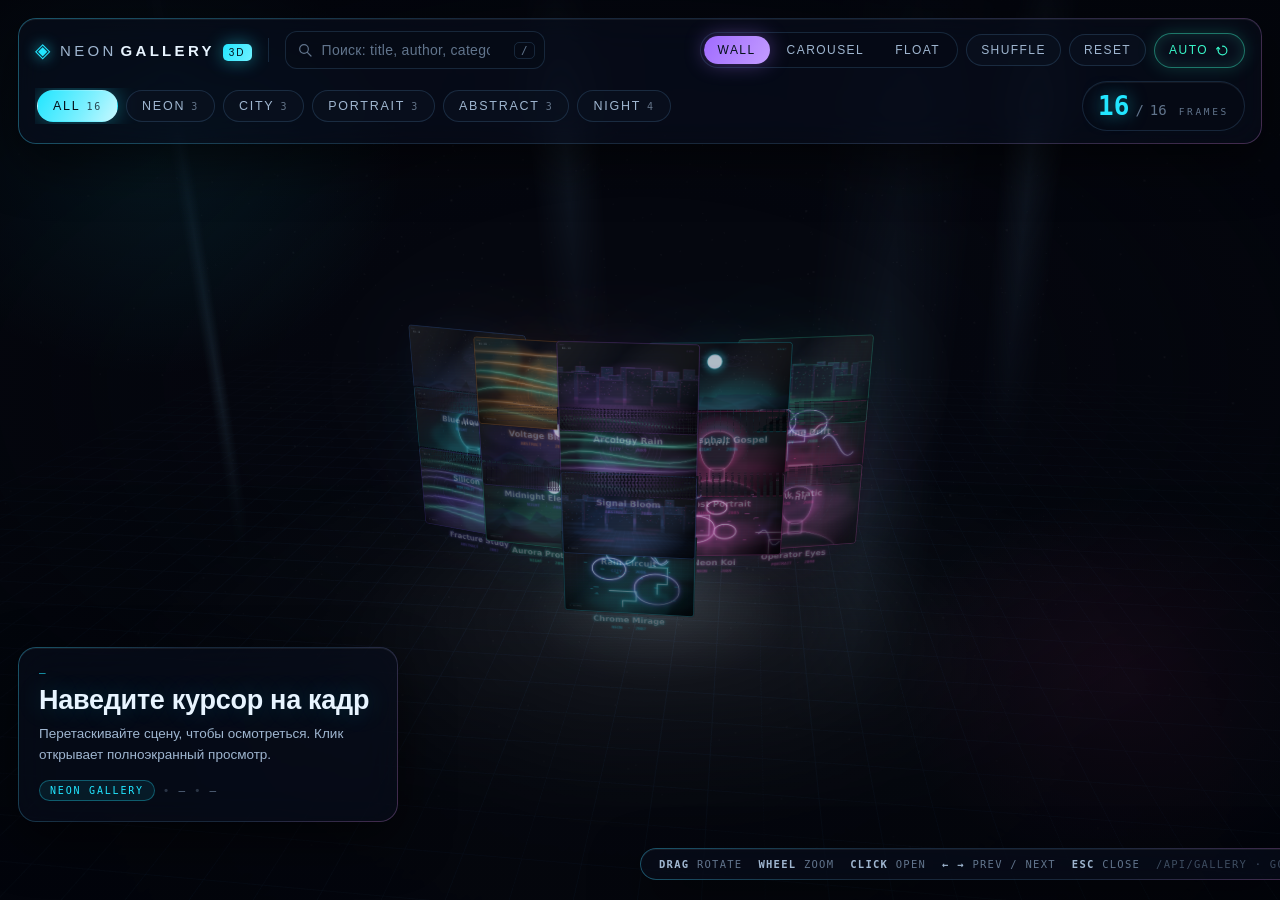
<file: index.html>
<!doctype html>
<html lang="ru">
<head>
<meta charset="utf-8">
<meta name="viewport" content="width=device-width, initial-scale=1, viewport-fit=cover">
<meta name="color-scheme" content="dark">
<meta name="theme-color" content="#05070f">
<meta name="description" content="Неон фотогалерея 3D — интерактивная неоновая галерея на Three.js с Go-бэкендом.">
<title>NEON GALLERY 3D — неоновая фотогалерея</title>
<link rel="icon" href="assets/favicon.svg" type="image/svg+xml">
<link rel="stylesheet" href="style.css">
</head>
<body>

<!-- загрузочный экран -->
<div class="boot" id="boot">
  <div class="boot-inner">
    <div class="boot-mark"><span>NEON</span><i></i><span>GALLERY</span></div>
    <div class="boot-sub">3D&nbsp;PHOTO&nbsp;GALLERY&nbsp;//&nbsp;SECTOR&nbsp;07</div>
    <div class="boot-bar"><div class="boot-bar-fill" id="bootBarFill"></div></div>
    <div class="boot-status" id="bootStatus">инициализация сцены…</div>
  </div>
  <div class="boot-grid" aria-hidden="true"></div>
</div>

<!-- 3D-сцена -->
<canvas id="scene" aria-label="Трёхмерная неоновая галерея"></canvas>
<div class="atmos" aria-hidden="true"></div>
<div class="scanlines" aria-hidden="true"></div>

<!-- верхняя панель HUD -->
<header class="hud top">
  <div class="brand">
    <span class="brand-mark">◈</span>
    <span class="brand-text">NEON<b>GALLERY</b><em>3D</em></span>
  </div>

  <div class="search">
    <svg class="search-icon" viewBox="0 0 24 24" aria-hidden="true"><circle cx="10.5" cy="10.5" r="6.5"/><path d="M15.5 15.5 21 21"/></svg>
    <input id="search" type="search" placeholder="Поиск: title, author, category…" autocomplete="off" spellcheck="false" aria-label="Поиск по галерее">
    <kbd>/</kbd>
  </div>

  <div class="filters">
    <nav class="chips" id="chips" aria-label="Фильтр по категориям"></nav>
    <div class="counter" id="counter" aria-live="polite">
      <span class="counter-now" id="counterNow">00</span>
      <span class="counter-sep">/</span>
      <span class="counter-total" id="counterTotal">00</span>
      <span class="counter-label">frames</span>
    </div>
  </div>

  <div class="tools">
    <div class="segment" id="layouts" role="group" aria-label="Раскладка галереи">
      <button type="button" data-layout="wall" class="on">Wall</button>
      <button type="button" data-layout="carousel">Carousel</button>
      <button type="button" data-layout="float">Float</button>
    </div>
    <button type="button" class="ghost" id="btnShuffle" title="Перемешать раскладку">Shuffle</button>
    <button type="button" class="ghost" id="btnReset" title="Сбросить камеру">Reset</button>
    <button type="button" class="ghost orbit on" id="btnOrbit" title="Автоповорот камеры" aria-pressed="true">Auto<svg viewBox="0 0 24 24" aria-hidden="true"><path d="M12 5a7 7 0 1 1-7 7"/><path d="M5 12V7"/><path d="M2.6 9.6 5 7l2.4 2.6"/></svg></button>
  </div>
</header>

<!-- панель фокуса -->
<aside class="hud readout" id="readout">
  <div class="readout-index" id="roIndex">—</div>
  <h2 class="readout-title" id="roTitle">Наведите курсор на кадр</h2>
  <p class="readout-desc" id="roDesc">Перетаскивайте сцену, чтобы осмотреться. Клик открывает полноэкранный просмотр.</p>
  <div class="readout-meta">
    <span class="tag" id="roCat">NEON GALLERY</span>
    <span class="dot">•</span>
    <span id="roAuthor">—</span>
    <span class="dot">•</span>
    <span id="roYear">—</span>
  </div>
</aside>

<!-- подсказки управления -->
<footer class="hud hints">
  <span><b>drag</b> rotate</span>
  <span><b>wheel</b> zoom</span>
  <span><b>click</b> open</span>
  <span><b>← →</b> prev / next</span>
  <span><b>esc</b> close</span>
  <span class="dim">/api/gallery · go</span>
</footer>

<!-- полноэкранный просмотр -->
<div class="lightbox" id="lightbox" role="dialog" aria-modal="true" aria-label="Просмотр кадра" hidden>
  <div class="lb-backdrop" data-close></div>
  <button type="button" class="lb-btn lb-close" id="lbClose" title="Закрыть (Esc)" aria-label="Закрыть">
    <svg viewBox="0 0 24 24"><path d="M6 6l12 12M18 6 6 18"/></svg>
  </button>
  <button type="button" class="lb-btn lb-prev" id="lbPrev" title="Назад (←)" aria-label="Предыдущий кадр">
    <svg viewBox="0 0 24 24"><path d="M14 6l-6 6 6 6"/></svg>
  </button>
  <button type="button" class="lb-btn lb-next" id="lbNext" title="Вперёд (→)" aria-label="Следующий кадр">
    <svg viewBox="0 0 24 24"><path d="M10 6l6 6-6 6"/></svg>
  </button>

  <figure class="lb-stage">
    <div class="lb-frame">
      <img id="lbImg" alt="" decoding="async">
      <div class="lb-glow" id="lbGlow" aria-hidden="true"></div>
    </div>
    <figcaption class="lb-caption glass">
      <div class="lb-head">
        <h3 id="lbTitle">—</h3>
        <span class="lb-count" id="lbCount">00 / 00</span>
      </div>
      <p id="lbDesc">—</p>
      <div class="lb-meta">
        <span class="tag" id="lbCat">—</span>
        <span id="lbAuthor">—</span>
        <span id="lbYear">—</span>
      </div>
      <div class="lb-strip" id="lbStrip" aria-label="Лента кадров"></div>
    </figcaption>
  </figure>
</div>

<noscript>
  <div class="noscript">Для работы галереи нужен JavaScript. Данные API доступны по адресу <code>/api/gallery</code>.</div>
</noscript>

<script src="vendor/three.min.js"></script>
<script src="pages-api.js"></script>
<script src="app.js"></script>
</body>
</html>
</file>
<file: style.css>
/* ============================================================
   NEON GALLERY 3D — UI styles
   Dark premium base, glass panels, neon accents, HUD layout.
   ============================================================ */

:root {
  --bg-0: #04060d;
  --bg-1: #070b16;
  --ink: #e8f4ff;
  --ink-soft: #9fb6d0;
  --ink-dim: #61748c;

  --cyan: #22e6ff;
  --magenta: #ff3ea5;
  --violet: #a06bff;
  --blue: #4f8cff;
  --mint: #38f5c8;

  --glass: rgba(10, 16, 30, 0.55);
  --glass-2: rgba(14, 22, 40, 0.72);
  --stroke: rgba(120, 190, 255, 0.16);
  --stroke-strong: rgba(140, 220, 255, 0.34);

  --r-lg: 18px;
  --r-md: 12px;
  --r-sm: 8px;

  --ease: cubic-bezier(0.22, 1, 0.36, 1);
  --dur: 0.45s;

  --font: "Inter", "SF Pro Display", "Segoe UI", Roboto, "Helvetica Neue", Arial, sans-serif;
  --mono: "JetBrains Mono", "SF Mono", "Roboto Mono", "DejaVu Sans Mono", monospace;
}

* { box-sizing: border-box; }

html, body {
  height: 100%;
  margin: 0;
  /* mobile browsers otherwise inflate the HUD text after a rotation */
  -webkit-text-size-adjust: 100%;
  text-size-adjust: 100%;
}

body {
  background:
    radial-gradient(1200px 700px at 70% -10%, rgba(80, 140, 255, 0.16), transparent 60%),
    radial-gradient(900px 600px at 10% 110%, rgba(255, 62, 165, 0.12), transparent 60%),
    linear-gradient(180deg, var(--bg-1), var(--bg-0) 60%, #01020a);
  color: var(--ink);
  font-family: var(--font);
  font-size: 16px;
  overflow: hidden;
  overscroll-behavior: none;
  -webkit-font-smoothing: antialiased;
}

body.is-3d { cursor: grab; }
body.is-3d.is-dragging { cursor: grabbing; }

/* --------------------------------------------------------- scene layers */

#scene {
  position: fixed;
  inset: 0;
  width: 100%;
  height: 100%;
  display: block;
  touch-action: none;
}

.atmos {
  position: fixed;
  inset: 0;
  pointer-events: none;
  background:
    radial-gradient(60% 50% at 50% 42%, transparent 40%, rgba(2, 4, 10, 0.55) 100%),
    radial-gradient(28% 34% at 12% 18%, rgba(34, 230, 255, 0.10), transparent 70%),
    radial-gradient(26% 30% at 88% 76%, rgba(255, 62, 165, 0.10), transparent 70%);
}

.scanlines {
  position: fixed;
  inset: 0;
  pointer-events: none;
  opacity: 0.35;
  background-image: repeating-linear-gradient(
    to bottom,
    rgba(255, 255, 255, 0.028) 0 1px,
    transparent 1px 3px);
  mix-blend-mode: soft-light;
}

/* ------------------------------------------------------------- HUD base */

.hud {
  position: fixed;
  z-index: 20;
  background: var(--glass);
  border: 1px solid var(--stroke);
  border-radius: var(--r-lg);
  backdrop-filter: blur(18px) saturate(140%);
  -webkit-backdrop-filter: blur(18px) saturate(140%);
  box-shadow:
    0 18px 50px rgba(0, 0, 0, 0.55),
    inset 0 1px 0 rgba(255, 255, 255, 0.06);
}

.hud::after {
  content: "";
  position: absolute;
  inset: -1px;
  border-radius: inherit;
  padding: 1px;
  background: linear-gradient(120deg, rgba(34, 230, 255, 0.35), transparent 35%, transparent 65%, rgba(255, 62, 165, 0.28));
  -webkit-mask: linear-gradient(#000 0 0) content-box, linear-gradient(#000 0 0);
  -webkit-mask-composite: xor;
  mask-composite: exclude;
  pointer-events: none;
  opacity: 0.7;
}

.reveal { animation: rise 0.9s var(--ease) both; }

@keyframes rise {
  from { opacity: 0; transform: translateY(18px); }
  to   { opacity: 1; transform: none; }
}

/* ---------------------------------------------------------- top bar */

.top {
  top: 18px;
  left: 18px;
  right: 18px;
  display: flex;
  align-items: center;
  gap: 16px;
  row-gap: 12px;
  padding: 12px 16px;
  flex-wrap: wrap;
}

.brand {
  display: flex;
  align-items: center;
  gap: 10px;
  padding-right: 16px;
  border-right: 1px solid var(--stroke);
}

.brand-mark {
  font-size: 20px;
  color: var(--cyan);
  text-shadow: 0 0 14px rgba(34, 230, 255, 0.85);
  animation: pulse 4.5s ease-in-out infinite;
}

@keyframes pulse {
  0%, 100% { opacity: 1; filter: drop-shadow(0 0 6px rgba(34, 230, 255, 0.5)); }
  50%      { opacity: 0.65; filter: drop-shadow(0 0 16px rgba(34, 230, 255, 0.9)); }
}

.brand-text {
  font-size: 15px;
  letter-spacing: 0.22em;
  font-weight: 300;
  color: var(--ink-soft);
  white-space: nowrap;
}

.brand-text b { color: var(--ink); font-weight: 600; margin-left: 4px; }
.brand-text em {
  font-style: normal;
  margin-left: 8px;
  font-size: 10px;
  letter-spacing: 0.2em;
  padding: 3px 6px;
  border-radius: 5px;
  color: #04121a;
  background: linear-gradient(120deg, var(--cyan), #6ff1ff);
  box-shadow: 0 0 18px rgba(34, 230, 255, 0.45);
}

/* search */

.search {
  position: relative;
  display: flex;
  align-items: center;
  order: 1;
  min-width: 210px;
  flex: 0 1 260px;
  max-width: 340px;
}

.search-icon {
  position: absolute;
  left: 12px;
  width: 16px;
  height: 16px;
  fill: none;
  stroke: var(--ink-dim);
  stroke-width: 1.8;
  stroke-linecap: round;
  pointer-events: none;
}

.search input {
  width: 100%;
  padding: 10px 40px 10px 36px;
  color: var(--ink);
  font-family: inherit;
  font-size: 14px;
  letter-spacing: 0.02em;
  background: rgba(6, 11, 22, 0.75);
  border: 1px solid var(--stroke);
  border-radius: var(--r-md);
  outline: none;
  transition: border-color var(--dur) var(--ease), box-shadow var(--dur) var(--ease), background var(--dur) var(--ease);
}

.search input::placeholder { color: var(--ink-dim); }

.search input:focus {
  border-color: rgba(34, 230, 255, 0.55);
  background: rgba(6, 16, 28, 0.9);
  box-shadow: 0 0 0 3px rgba(34, 230, 255, 0.10), 0 0 24px rgba(34, 230, 255, 0.22);
}

.search input::-webkit-search-cancel-button { filter: invert(0.7) hue-rotate(180deg); }

.search kbd {
  position: absolute;
  right: 10px;
  font-family: var(--mono);
  font-size: 11px;
  color: var(--ink-dim);
  border: 1px solid var(--stroke);
  border-radius: 5px;
  padding: 1px 6px;
  pointer-events: none;
}

/* category chips */

/* chips + counter share the second row of the top bar */
.filters {
  display: flex;
  align-items: center;
  gap: 10px;
  order: 4;
  flex: 1 1 480px;
}

.chips {
  display: flex;
  gap: 8px;
  flex: 1 1 auto;
  overflow-x: auto;
  scrollbar-width: none;
  padding: 2px;
}
.chips::-webkit-scrollbar { display: none; }

.chip {
  flex: 0 0 auto;
  font: 500 12.5px/1 var(--font);
  letter-spacing: 0.14em;
  text-transform: uppercase;
  color: var(--ink-soft);
  background: rgba(10, 18, 32, 0.7);
  border: 1px solid var(--stroke);
  border-radius: 999px;
  padding: 9px 15px;
  cursor: pointer;
  transition: color var(--dur) var(--ease), border-color var(--dur) var(--ease),
              box-shadow var(--dur) var(--ease), background var(--dur) var(--ease), transform 0.2s var(--ease);
}

.chip:hover {
  color: var(--ink);
  border-color: var(--stroke-strong);
  transform: translateY(-1px);
}

.chip.on {
  color: #050d16;
  background: linear-gradient(120deg, var(--cyan), #7ef0ff 60%, #c6f8ff);
  border-color: transparent;
  box-shadow: 0 0 22px rgba(34, 230, 255, 0.38);
}

.chip .n {
  font-family: var(--mono);
  font-size: 10px;
  opacity: 0.6;
  margin-left: 6px;
}

.chip.on .n { opacity: 0.75; }

/* tools */

.tools {
  display: flex;
  align-items: center;
  gap: 8px;
  order: 1;
  margin-left: auto;
}

.segment {
  display: flex;
  padding: 3px;
  gap: 3px;
  background: rgba(6, 11, 22, 0.8);
  border: 1px solid var(--stroke);
  border-radius: 999px;
}

.segment button {
  font: 500 12px/1 var(--font);
  letter-spacing: 0.12em;
  text-transform: uppercase;
  color: var(--ink-soft);
  background: transparent;
  border: 0;
  border-radius: 999px;
  padding: 8px 14px;
  cursor: pointer;
  transition: color 0.3s var(--ease), background 0.3s var(--ease), box-shadow 0.3s var(--ease);
}

.segment button:hover { color: var(--ink); }

.segment button.on {
  color: #04121a;
  background: linear-gradient(120deg, var(--violet), #c39cff);
  box-shadow: 0 0 20px rgba(160, 107, 255, 0.42);
}

.ghost {
  display: inline-flex;
  align-items: center;
  gap: 7px;
  font: 500 12px/1 var(--font);
  letter-spacing: 0.12em;
  text-transform: uppercase;
  color: var(--ink-soft);
  background: rgba(10, 18, 32, 0.7);
  border: 1px solid var(--stroke);
  border-radius: 999px;
  padding: 9px 14px;
  cursor: pointer;
  transition: color 0.3s var(--ease), border-color 0.3s var(--ease), box-shadow 0.3s var(--ease), transform 0.2s var(--ease);
}

.ghost:hover {
  color: var(--ink);
  border-color: var(--stroke-strong);
  box-shadow: 0 0 18px rgba(79, 140, 255, 0.22);
  transform: translateY(-1px);
}

.ghost svg { width: 15px; height: 15px; fill: none; stroke: currentColor; stroke-width: 1.8; stroke-linecap: round; stroke-linejoin: round; }

.ghost.on {
  color: var(--mint);
  border-color: rgba(56, 245, 200, 0.45);
  box-shadow: inset 0 0 14px rgba(56, 245, 200, 0.14), 0 0 18px rgba(56, 245, 200, 0.18);
}

/* ---------------------------------------------------------- counter */

.counter {
  flex: 0 0 auto;
  margin-left: auto;
  display: flex;
  align-items: baseline;
  gap: 6px;
  padding: 9px 15px;
  font-family: var(--mono);
  background: rgba(6, 11, 22, 0.72);
  border: 1px solid var(--stroke);
  border-radius: 999px;
  box-shadow: inset 0 1px 0 rgba(255, 255, 255, 0.05);
}

.counter-now {
  font-size: 26px;
  font-weight: 600;
  color: var(--cyan);
  text-shadow: 0 0 18px rgba(34, 230, 255, 0.55);
}

.counter-sep, .counter-total { font-size: 14px; color: var(--ink-dim); }
.counter-label {
  font-size: 9.5px;
  letter-spacing: 0.28em;
  text-transform: uppercase;
  color: var(--ink-dim);
  margin-left: 6px;
}

/* ---------------------------------------------------------- readout */

.readout {
  left: 18px;
  bottom: 78px;
  width: min(380px, calc(100vw - 36px));
  padding: 18px 20px 20px;
  transition: opacity 0.5s var(--ease), transform 0.5s var(--ease);
}

.readout-index {
  font-family: var(--mono);
  font-size: 11px;
  letter-spacing: 0.2em;
  color: var(--cyan);
  opacity: 0.8;
}

.readout-title {
  margin: 6px 0 8px;
  font-size: clamp(20px, 3.4vw, 27px);
  font-weight: 600;
  letter-spacing: -0.01em;
  line-height: 1.15;
  text-shadow: 0 0 26px rgba(34, 230, 255, 0.22);
}

.readout-desc {
  margin: 0 0 14px;
  font-size: 13.5px;
  line-height: 1.55;
  color: var(--ink-soft);
}

.readout-meta {
  display: flex;
  align-items: center;
  gap: 8px;
  flex-wrap: wrap;
  font-family: var(--mono);
  font-size: 11px;
  letter-spacing: 0.08em;
  color: var(--ink-dim);
}

.tag {
  padding: 4px 10px;
  border-radius: 999px;
  border: 1px solid rgba(34, 230, 255, 0.32);
  background: rgba(34, 230, 255, 0.08);
  color: var(--cyan);
  text-transform: uppercase;
  font-size: 10px;
  letter-spacing: 0.18em;
}

.dot { opacity: 0.4; }

/* ---------------------------------------------------------- hints */

.hints {
  left: 50%;
  transform: translateX(-50%);
  bottom: 20px;
  display: flex;
  gap: 16px;
  padding: 9px 18px;
  font-family: var(--mono);
  font-size: 10.5px;
  letter-spacing: 0.12em;
  color: var(--ink-dim);
  text-transform: uppercase;
  white-space: nowrap;
}

.hints b { color: var(--ink-soft); font-weight: 600; }
.hints .dim { color: #3d4c60; }

/* ------------------------------------------------------- boot screen */

.boot {
  position: fixed;
  inset: 0;
  z-index: 60;
  display: grid;
  place-items: center;
  background: radial-gradient(80% 60% at 50% 40%, #0a1122, #01020a 70%);
  transition: opacity 0.8s var(--ease), visibility 0.8s;
}

.boot.done { opacity: 0; visibility: hidden; pointer-events: none; }

.boot-inner {
  position: relative;
  z-index: 2;
  display: grid;
  justify-items: center;
  gap: 14px;
  padding: 0 24px;
  text-align: center;
}

.boot-mark {
  display: flex;
  align-items: center;
  gap: 14px;
  font-size: clamp(28px, 6vw, 54px);
  font-weight: 200;
  letter-spacing: 0.34em;
  color: var(--ink);
  text-shadow: 0 0 40px rgba(34, 230, 255, 0.35);
  animation: bootFlicker 3.2s ease-in-out infinite;
}

.boot-mark i {
  width: 12px;
  height: 12px;
  border-radius: 50%;
  background: var(--magenta);
  box-shadow: 0 0 24px var(--magenta);
}

@keyframes bootFlicker {
  0%, 100% { opacity: 1; }
  46%      { opacity: 1; }
  48%      { opacity: 0.55; }
  50%      { opacity: 1; }
  72%      { opacity: 0.8; }
  74%      { opacity: 1; }
}

.boot-sub {
  font-family: var(--mono);
  font-size: 11px;
  letter-spacing: 0.36em;
  color: var(--ink-dim);
}

.boot-bar {
  width: min(360px, 70vw);
  height: 2px;
  margin-top: 10px;
  border-radius: 2px;
  background: rgba(120, 190, 255, 0.14);
  overflow: hidden;
}

.boot-bar-fill {
  width: 0%;
  height: 100%;
  background: linear-gradient(90deg, var(--cyan), var(--magenta));
  box-shadow: 0 0 18px rgba(34, 230, 255, 0.7);
  transition: width 0.35s var(--ease);
}

.boot-status {
  font-family: var(--mono);
  font-size: 10.5px;
  letter-spacing: 0.22em;
  color: var(--ink-dim);
  text-transform: uppercase;
  min-height: 1em;
}

.boot-grid {
  position: absolute;
  inset: -20%;
  opacity: 0.5;
  background-image:
    linear-gradient(rgba(80, 150, 255, 0.10) 1px, transparent 1px),
    linear-gradient(90deg, rgba(80, 150, 255, 0.10) 1px, transparent 1px);
  background-size: 60px 60px;
  mask-image: radial-gradient(60% 50% at 50% 50%, #000 20%, transparent 75%);
  -webkit-mask-image: radial-gradient(60% 50% at 50% 50%, #000 20%, transparent 75%);
  animation: gridDrift 18s linear infinite;
}

@keyframes gridDrift {
  from { transform: perspective(600px) rotateX(58deg) translateY(0); }
  to   { transform: perspective(600px) rotateX(58deg) translateY(60px); }
}

/* ------------------------------------------------------- lightbox */

.lightbox {
  position: fixed;
  inset: 0;
  z-index: 50;
  display: grid;
  /* without an explicit track the implicit column grows to max-content,
     which made .lb-stage (and the image inside it) wider than the screen */
  grid-template-columns: minmax(0, 1fr);
  grid-template-rows: minmax(0, 1fr);
  place-items: center;
  padding: clamp(12px, 3vw, 40px);
  animation: lbIn 0.5s var(--ease) both;
}

.lightbox[hidden] { display: none; }

@keyframes lbIn {
  from { opacity: 0; }
  to   { opacity: 1; }
}

.lb-backdrop {
  position: absolute;
  inset: 0;
  background: rgba(2, 4, 10, 0.82);
  backdrop-filter: blur(16px) saturate(120%);
  -webkit-backdrop-filter: blur(16px) saturate(120%);
}

.lb-stage {
  position: relative;
  z-index: 2;
  margin: 0;
  display: grid;
  /* without this the single implicit track is sized to max-content: the
     thumb strip pushed it past the screen width and the caption/frame
     (width:100% on phones) grew wider than the viewport */
  grid-template-columns: minmax(0, 1fr);
  gap: 14px;
  justify-items: center;
  max-width: min(1180px, 100%);
  animation: stageIn 0.55s var(--ease) both;
}

@keyframes stageIn {
  from { opacity: 0; transform: translateY(26px) scale(0.965); }
  to   { opacity: 1; transform: none; }
}

.lb-frame {
  position: relative;
  width: min(1000px, 92vw);
  aspect-ratio: 3 / 2;
  max-height: 66vh;
  border-radius: var(--r-lg);
  overflow: hidden;
  border: 1px solid rgba(150, 220, 255, 0.22);
  box-shadow: 0 40px 120px rgba(0, 0, 0, 0.7), 0 0 90px rgba(34, 230, 255, 0.12);
  background: #05080f;
}

.lb-frame img {
  display: block;
  width: 100%;
  height: 100%;
  object-fit: cover;
  animation: imgIn 0.6s var(--ease) both;
}

@keyframes imgIn {
  from { opacity: 0; transform: scale(1.04); filter: blur(8px); }
  to   { opacity: 1; transform: none; filter: none; }
}

.lb-glow {
  position: absolute;
  inset: -12%;
  pointer-events: none;
  background: radial-gradient(closest-side, var(--lb-accent, rgba(34, 230, 255, 0.4)), transparent 70%);
  opacity: 0.5;
  mix-blend-mode: screen;
  filter: blur(30px);
}

.lb-caption {
  width: min(1000px, 92vw);
  padding: 16px 20px;
  background: var(--glass-2);
  border: 1px solid var(--stroke);
  border-radius: var(--r-lg);
  backdrop-filter: blur(18px) saturate(140%);
  -webkit-backdrop-filter: blur(18px) saturate(140%);
  box-shadow: 0 20px 60px rgba(0, 0, 0, 0.55);
}

.lb-head {
  display: flex;
  align-items: baseline;
  justify-content: space-between;
  gap: 16px;
}

.lb-caption h3 {
  margin: 0;
  font-size: clamp(18px, 2.6vw, 25px);
  font-weight: 600;
  letter-spacing: -0.01em;
}

.lb-count {
  font-family: var(--mono);
  font-size: 11.5px;
  letter-spacing: 0.16em;
  color: var(--ink-dim);
  white-space: nowrap;
}

.lb-caption p {
  margin: 8px 0 12px;
  font-size: 14px;
  line-height: 1.6;
  color: var(--ink-soft);
  max-width: 74ch;
}

.lb-meta {
  display: flex;
  align-items: center;
  gap: 10px;
  flex-wrap: wrap;
  font-family: var(--mono);
  font-size: 11px;
  letter-spacing: 0.08em;
  color: var(--ink-dim);
}

.lb-strip {
  display: flex;
  gap: 8px;
  margin-top: 14px;
  padding-bottom: 2px;
  overflow-x: auto;
  scrollbar-width: thin;
}

.lb-strip::-webkit-scrollbar { height: 4px; }
.lb-strip::-webkit-scrollbar-thumb { background: rgba(120, 190, 255, 0.25); border-radius: 4px; }

.lb-thumb {
  position: relative;
  flex: 0 0 auto;
  width: 78px;
  aspect-ratio: 3 / 2;
  border-radius: 7px;
  overflow: hidden;
  border: 1px solid var(--stroke);
  background: #060a14;
  cursor: pointer;
  opacity: 0.5;
  transition: opacity 0.3s var(--ease), transform 0.3s var(--ease), border-color 0.3s var(--ease);
}

.lb-thumb img { width: 100%; height: 100%; object-fit: cover; display: block; }
.lb-thumb:hover { opacity: 0.85; transform: translateY(-2px); }
.lb-thumb.on {
  opacity: 1;
  border-color: rgba(34, 230, 255, 0.7);
  box-shadow: 0 0 18px rgba(34, 230, 255, 0.35);
}

.lb-btn {
  position: absolute;
  z-index: 3;
  display: grid;
  place-items: center;
  width: 52px;
  height: 52px;
  border-radius: 50%;
  color: var(--ink);
  background: rgba(10, 18, 32, 0.66);
  border: 1px solid var(--stroke-strong);
  backdrop-filter: blur(10px);
  -webkit-backdrop-filter: blur(10px);
  cursor: pointer;
  transition: transform 0.25s var(--ease), box-shadow 0.3s var(--ease), background 0.3s var(--ease), color 0.3s var(--ease);
}

.lb-btn:hover {
  color: #050d16;
  background: linear-gradient(120deg, var(--cyan), #9df2ff);
  box-shadow: 0 0 26px rgba(34, 230, 255, 0.5);
  transform: scale(1.07);
}

.lb-btn svg { width: 22px; height: 22px; fill: none; stroke: currentColor; stroke-width: 2; stroke-linecap: round; stroke-linejoin: round; }

.lb-prev { left: clamp(8px, 2vw, 30px); top: 50%; transform: translateY(-70%); }
.lb-next { right: clamp(8px, 2vw, 30px); top: 50%; transform: translateY(-70%); }
.lb-prev:hover { transform: translateY(-70%) scale(1.07); }
.lb-next:hover { transform: translateY(-70%) scale(1.07); }
.lb-close { top: clamp(10px, 2vw, 26px); right: clamp(10px, 2vw, 30px); }

/* --------------------------------------------------------- fallback */

.fallback {
  position: fixed;
  inset: 92px 18px 18px;
  z-index: 15;
  overflow: auto;
  display: grid;
  grid-template-columns: repeat(auto-fill, minmax(220px, 1fr));
  gap: 14px;
  padding: 4px;
}

.fallback-card {
  border: 1px solid var(--stroke);
  border-radius: var(--r-md);
  overflow: hidden;
  background: var(--glass);
  cursor: pointer;
}

.fallback-card img { width: 100%; display: block; aspect-ratio: 3/2; object-fit: cover; }
.fallback-card span { display: block; padding: 10px 12px; font-size: 13px; }

.noscript {
  position: fixed;
  inset: 0;
  z-index: 70;
  display: grid;
  place-items: center;
  padding: 24px;
  text-align: center;
  background: var(--bg-0);
  color: var(--ink-soft);
}

.noscript code { font-family: var(--mono); color: var(--cyan); }

/* ------------------------------------------------------ responsive */

/* flex items have min-width:auto, so they refuse to become narrower than
   their content. On 360-430px screens that pushed .tools, the last chips and
   the whole counter past the right edge, where body{overflow:hidden} hides
   them completely (no scrollbar, no way to reach them). */
.top > *,
.tools,
.tools > *,
.filters,
.filters > * {
  min-width: 0;
}

/* controls on a touchscreen: no grey flash, no double-tap zoom delay */
.chip,
.segment button,
.ghost,
.lb-btn,
.counter {
  touch-action: manipulation;
  -webkit-tap-highlight-color: transparent;
}

@media (max-width: 1100px) {
  .hints { display: none; }
  .readout { bottom: 18px; }
}

/* phones in portrait AND phones in landscape: a 932x430 viewport is the same
   device as a 430x932 one, so the compact HUD has to follow the height too */
@media (max-width: 860px), (max-width: 1200px) and (max-height: 560px) {
  .top {
    top: calc(10px + env(safe-area-inset-top, 0px));
    left: calc(10px + env(safe-area-inset-left, 0px));
    right: calc(10px + env(safe-area-inset-right, 0px));
    padding: 9px 10px;
    gap: 8px;
    row-gap: 8px;
  }
  .brand { padding-right: 9px; }
  .brand-text { font-size: 12px; letter-spacing: 0.16em; }
  .brand-mark { font-size: 17px; }
  .search { order: 3; flex-basis: 100%; max-width: none; }
  .search kbd { display: none; }
  /* under 16px Android Chrome zooms the whole page when the field is focused */
  .search input { font-size: 16px; padding: 11px 40px 11px 36px; }

  /* the tool group scrolls sideways instead of running off the screen;
     the fade on its right edge shows that there is more to reach */
  .tools {
    order: 2;
    flex-wrap: nowrap;
    overflow-x: auto;
    padding: 2px 0;
    scrollbar-width: none;
    -webkit-overflow-scrolling: touch;
    mask-image: linear-gradient(90deg, #000 0, #000 calc(100% - 24px), transparent 100%);
    -webkit-mask-image: linear-gradient(90deg, #000 0, #000 calc(100% - 24px), transparent 100%);
  }
  .tools::-webkit-scrollbar { display: none; }
  .segment button { padding: 8px 11px; font-size: 11px; }
  .ghost { padding: 8px 11px; font-size: 11px; }

  /* chips scroll, the frame counter stays visible next to them */
  .filters { order: 4; flex-wrap: nowrap; gap: 8px; }
  .chips {
    flex: 1 1 auto;
    scroll-snap-type: x proximity;
    mask-image: linear-gradient(90deg, #000 0, #000 calc(100% - 20px), transparent 100%);
    -webkit-mask-image: linear-gradient(90deg, #000 0, #000 calc(100% - 20px), transparent 100%);
  }
  .chip { scroll-snap-align: start; padding: 8px 12px; font-size: 11.5px; }
  .chip .n { font-size: 9.5px; }
  .counter { padding: 7px 11px; }
  .counter-now { font-size: 20px; }
  .counter-label { display: none; }

  .readout {
    left: calc(10px + env(safe-area-inset-left, 0px));
    right: calc(10px + env(safe-area-inset-right, 0px));
    bottom: calc(10px + env(safe-area-inset-bottom, 0px));
    width: auto;
    padding: 11px 13px;
  }
  .readout-title { font-size: 17px; margin: 4px 0 6px; }
  .readout-desc { display: none; }
  .readout-meta { font-size: 10px; }

  .lb-frame { width: 100%; max-height: 52vh; }
  .lb-caption { width: 100%; padding: 13px 15px; }
  .lb-btn { width: 46px; height: 46px; }
  .lb-prev, .lb-next { top: 40%; transform: translateY(-50%); }
  .lb-prev:hover, .lb-next:hover { transform: translateY(-50%) scale(1.07); }
  .lb-thumb { width: 64px; }
}

/* a phone held sideways is only ~390px tall: the HUD has to stay compact
   or it covers almost half of the scene */
@media (max-width: 1200px) and (max-height: 560px) {
  .top { padding: 6px 8px; gap: 6px; row-gap: 6px; }
  .brand { border-right: 0; }
  .brand-text em { display: none; }
  .search { order: 2; flex: 1 1 140px; max-width: none; min-width: 110px; }
  .tools { order: 3; margin-left: 0; flex: 0 1 auto; }
  .filters { order: 4; }
  .segment button { padding: 7px 9px; }
  .ghost { padding: 7px 9px; }
  .chip { padding: 6px 10px; }
  .counter { padding: 5px 9px; }
  .counter-now { font-size: 16px; }
  .counter-sep, .counter-total { font-size: 11px; }
  .readout { padding: 8px 11px; }
  .readout-index { font-size: 10px; }
  .readout-title { font-size: 15px; margin: 2px 0 4px; }
  .readout-meta { gap: 6px; }
}

@media (max-width: 520px) {
  .segment button { padding: 7px 10px; font-size: 11px; }
  .ghost { padding: 8px 11px; font-size: 11px; }
  #btnOrbit span, #btnOrbit { letter-spacing: 0.08em; }
}

/* the viewer has to fit a short screen completely: on 844x390 the caption
   and the thumbnail strip were rendered below the visible area */
@media (max-height: 560px) {
  .lightbox { padding: 10px 14px; }
  .lb-stage { gap: 8px; }
  .lb-frame { max-height: 60vh; }
  .lb-caption { padding: 9px 13px; }
  .lb-caption h3 { font-size: 17px; }
  .lb-caption p { margin: 5px 0 0; font-size: 12.5px; line-height: 1.45; }
  .lb-meta { display: none; }
  .lb-strip { display: none; }
}

/* touch screens: no keyboard, no hover */
@media (hover: none) {
  .search kbd { display: none; }
  /* a swipe across the top bar should not start selecting text */
  .chip, .counter, .brand, .readout-meta, .hints {
    -webkit-user-select: none;
    user-select: none;
  }
}

@media (prefers-reduced-motion: reduce) {
  *, *::after, *::before {
    animation-duration: 0.001s !important;
    animation-iteration-count: 1 !important;
    transition-duration: 0.1s !important;
  }
}
</file>
